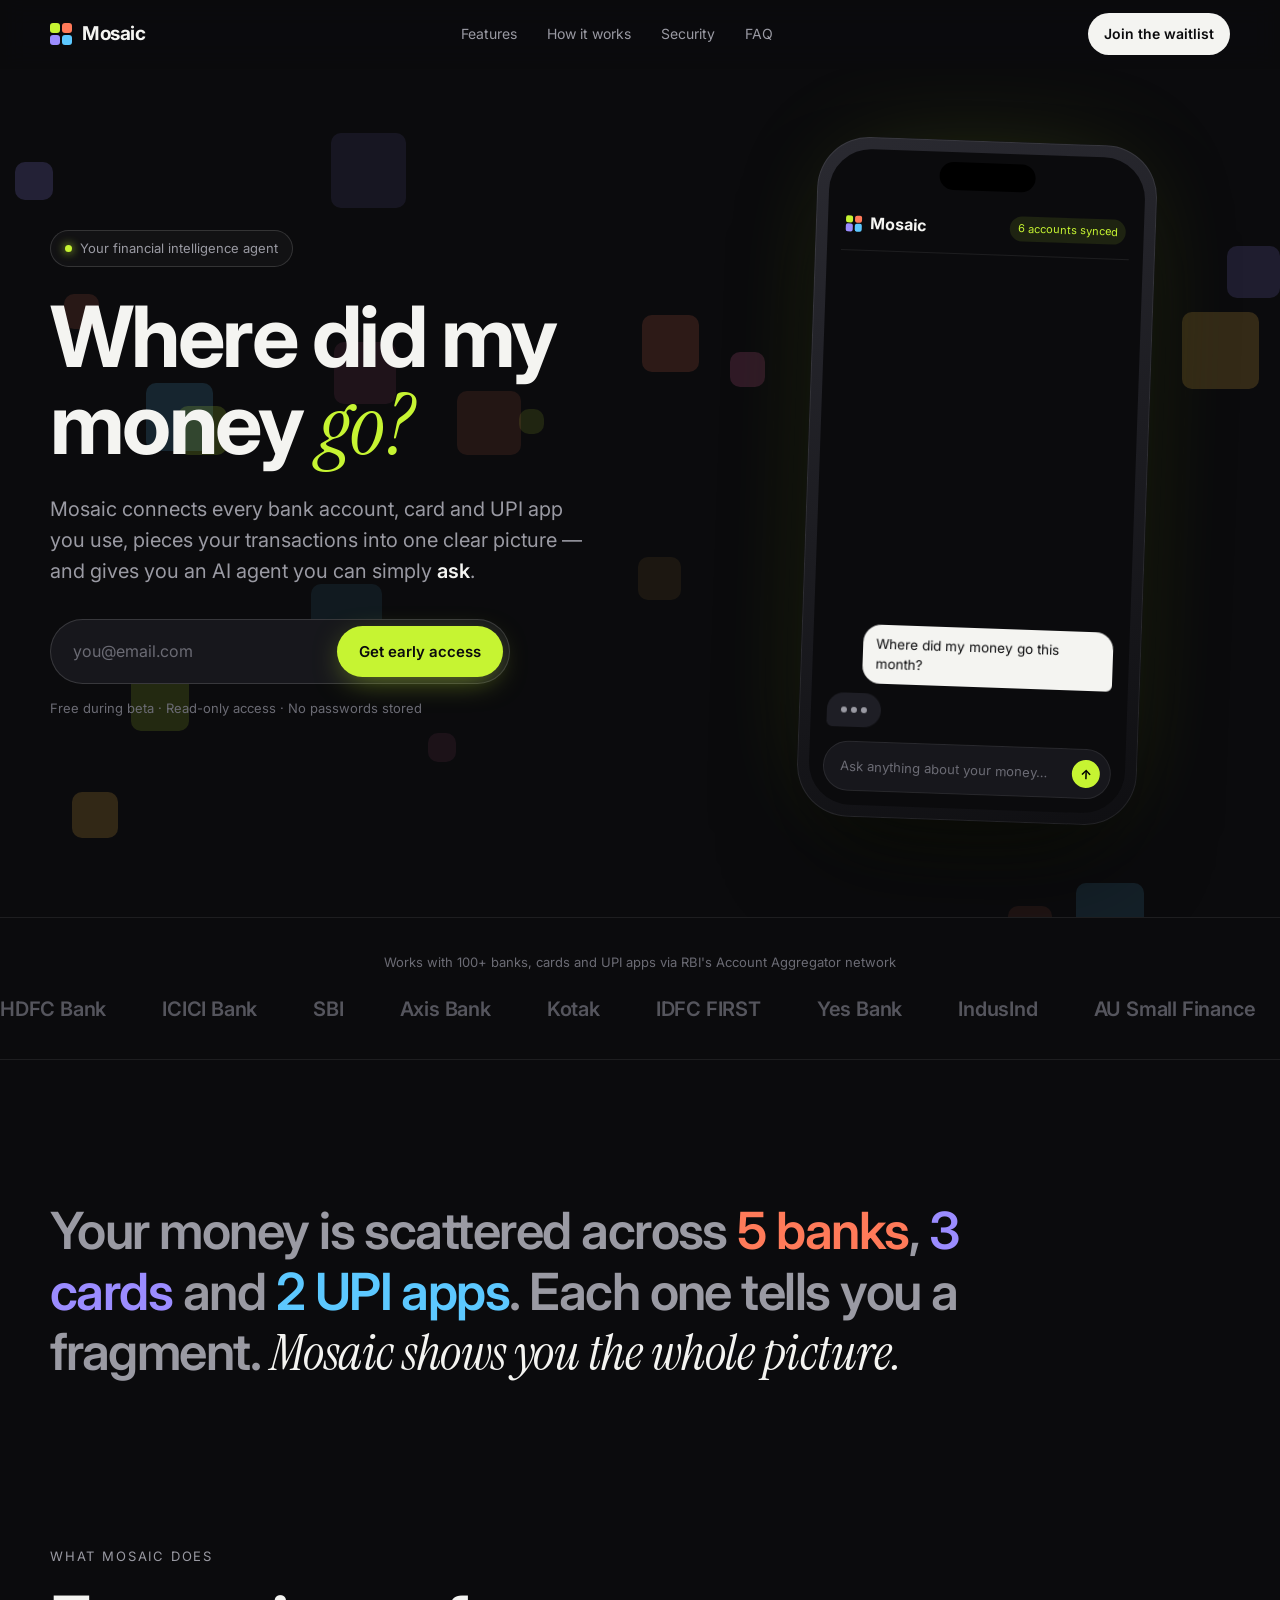
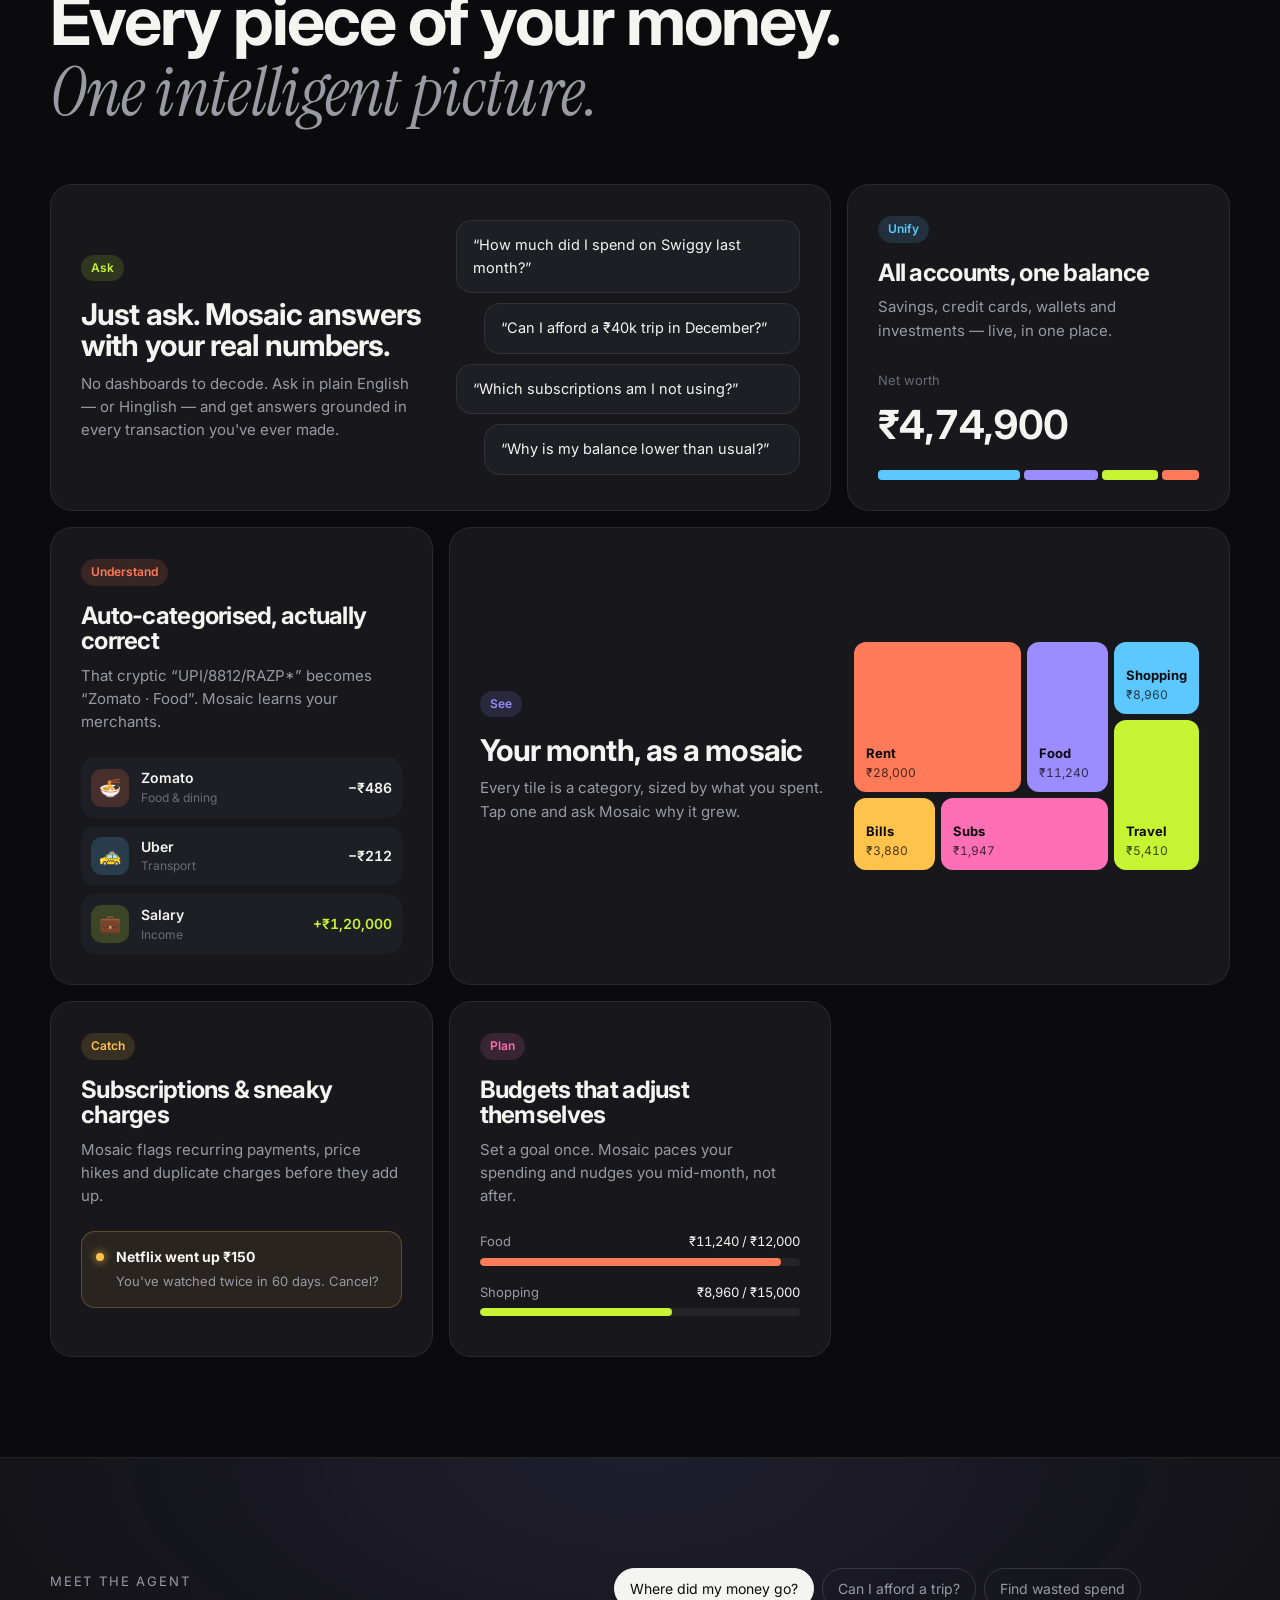
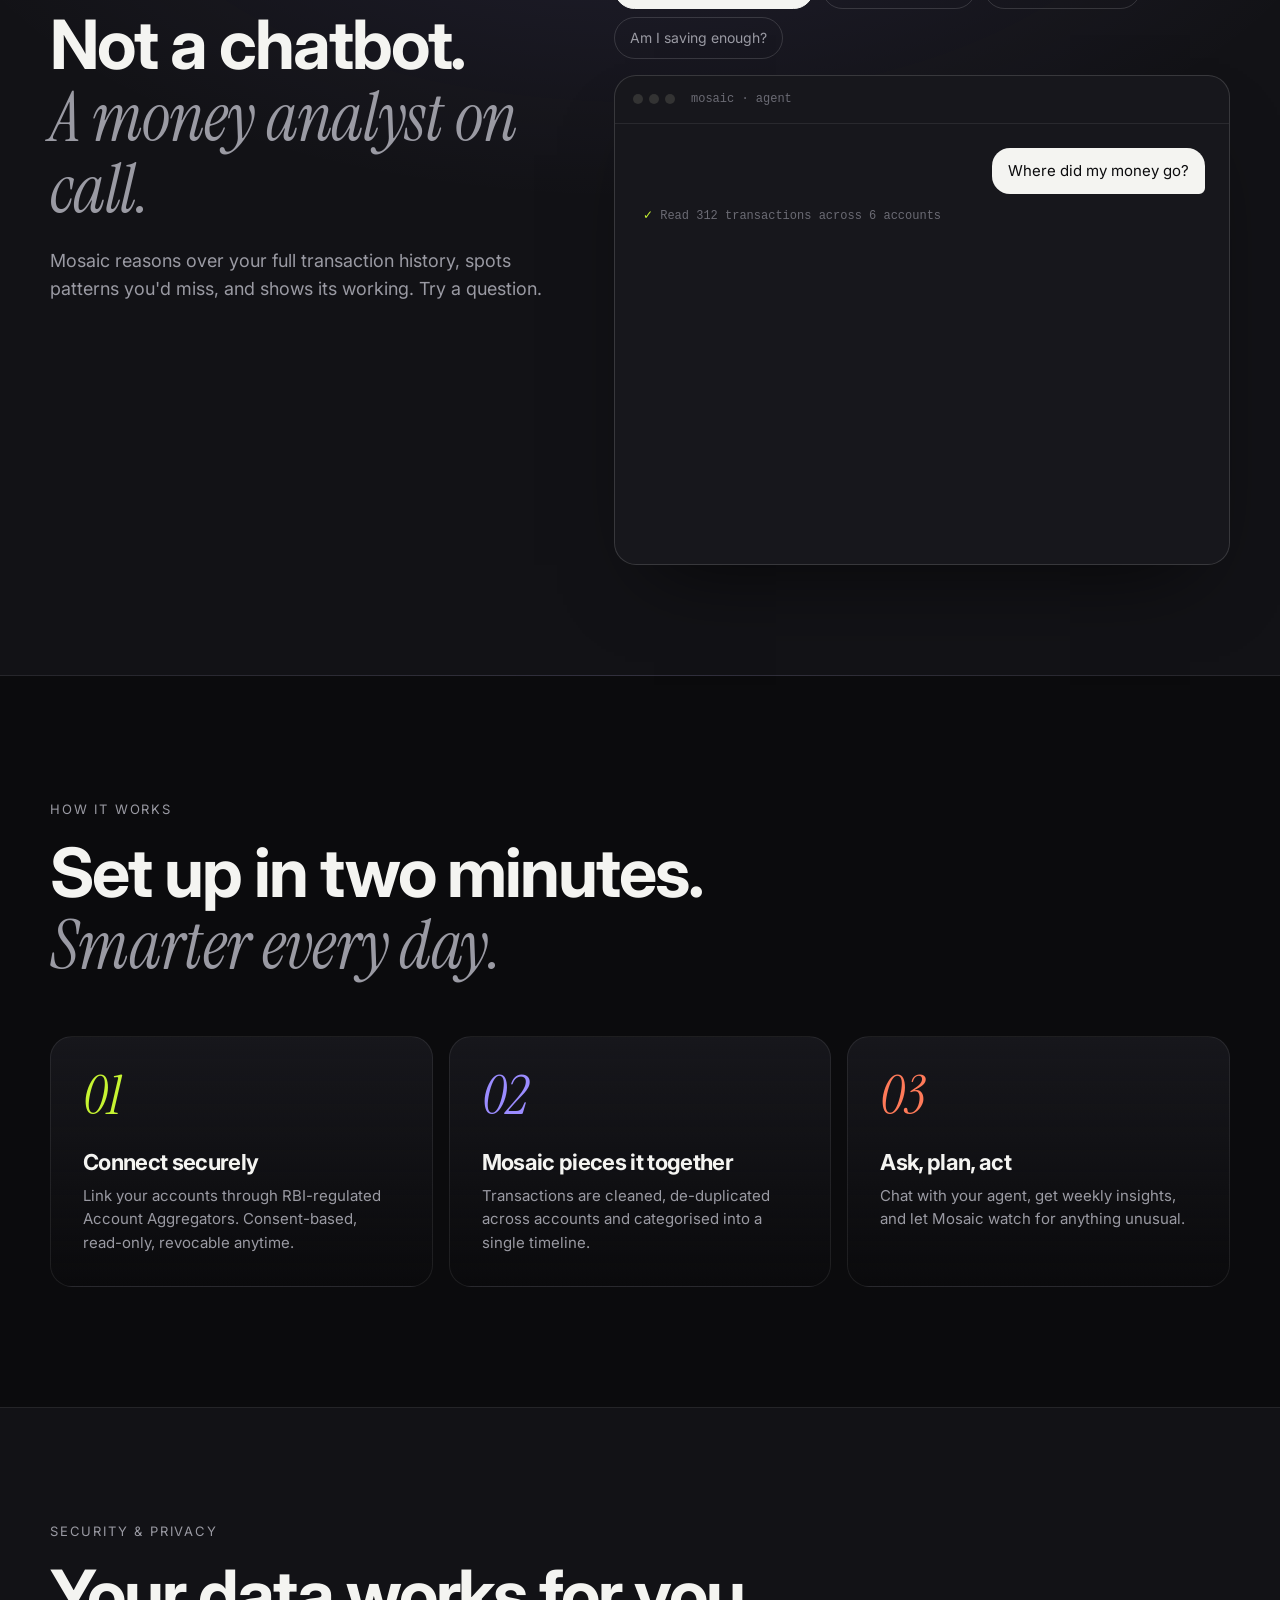
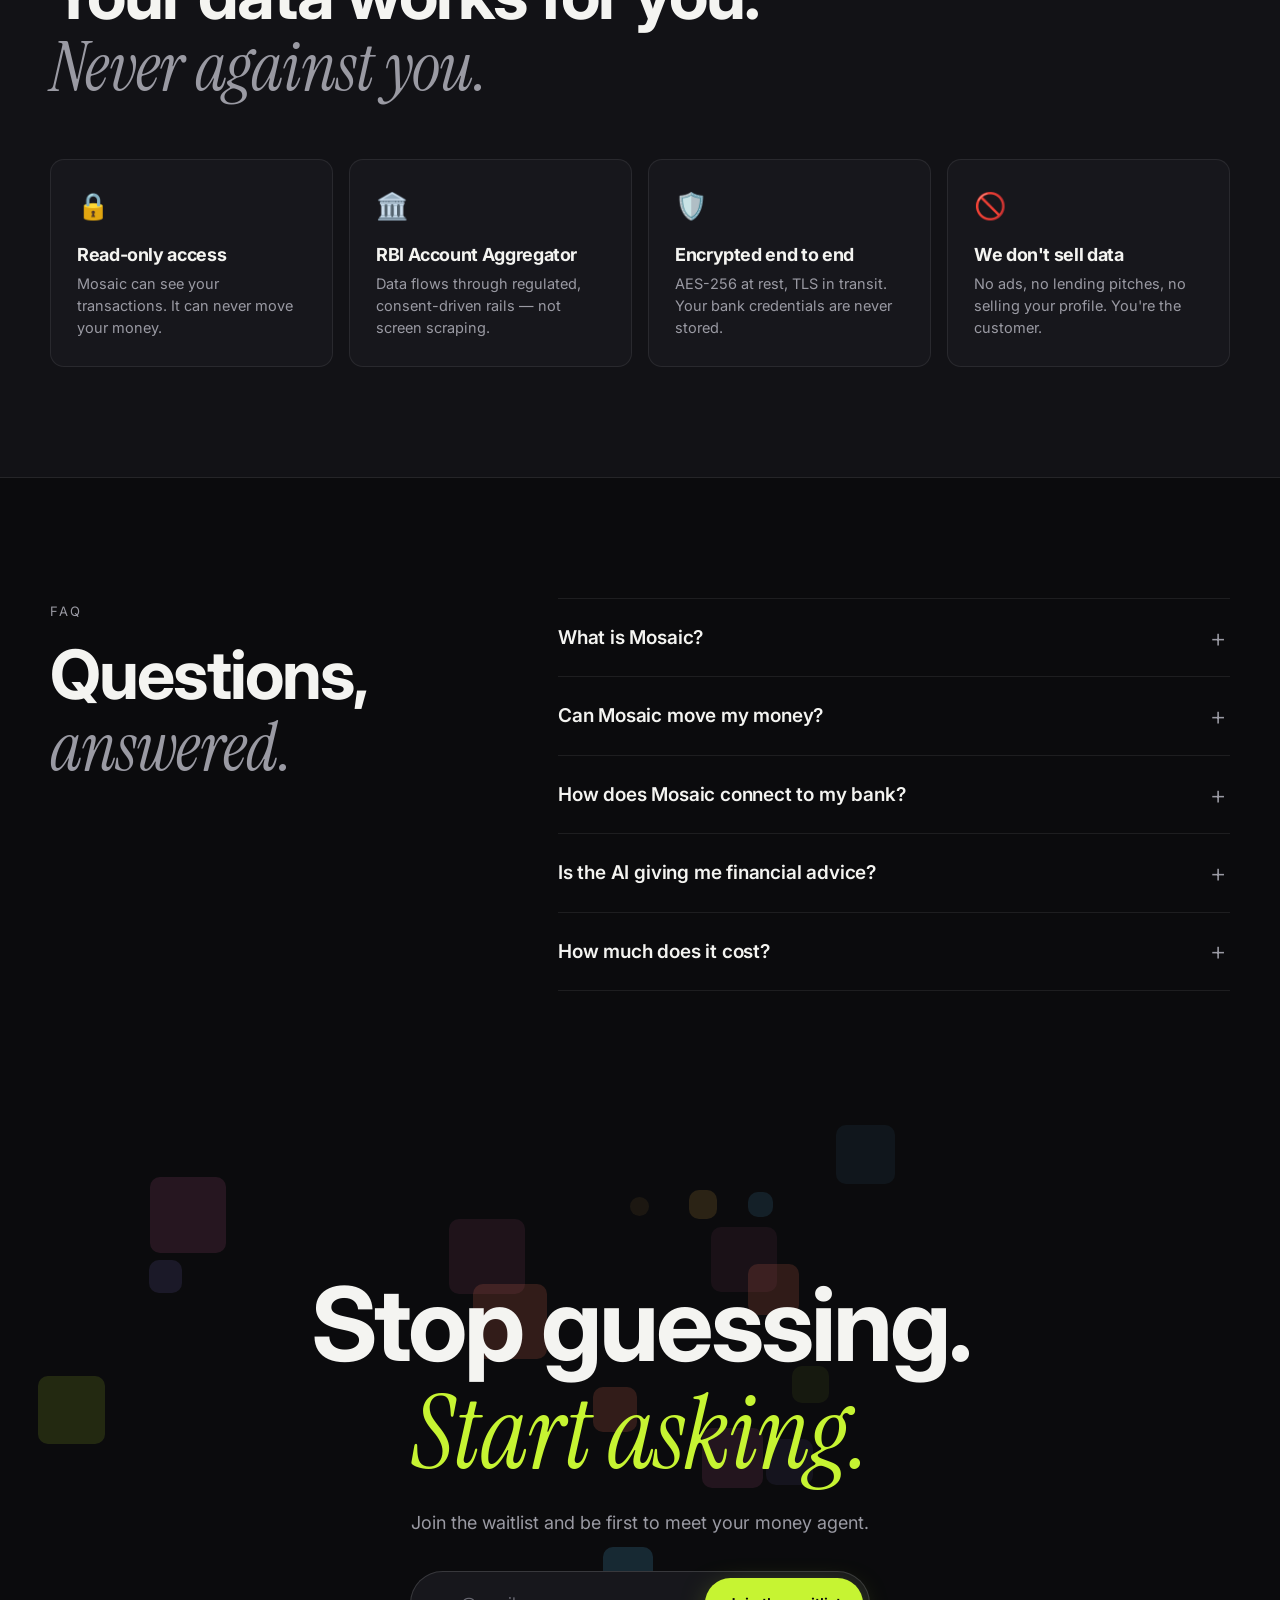
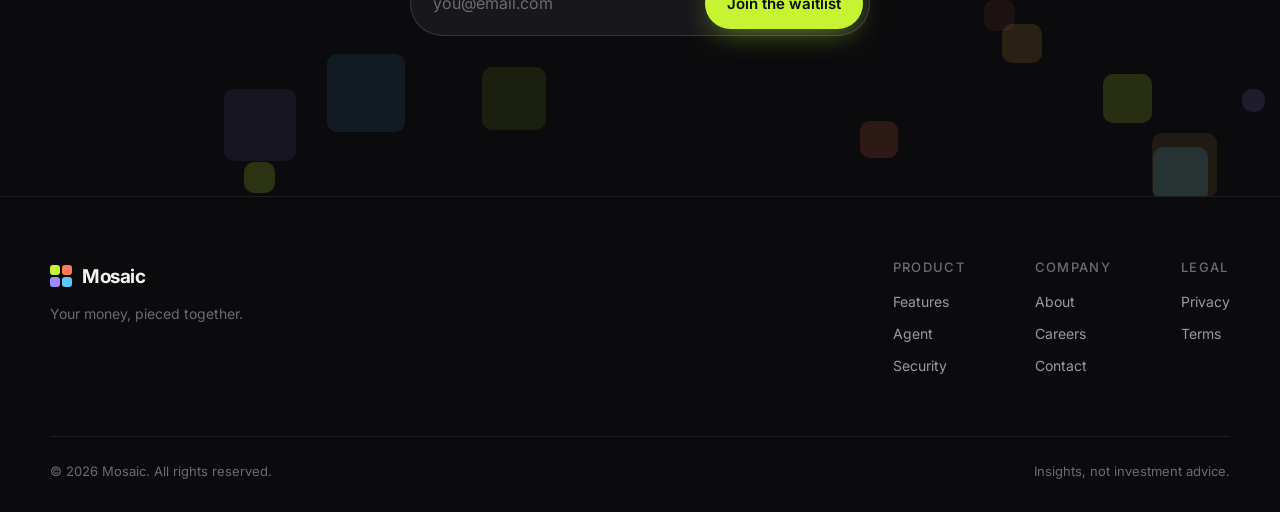
<file: index.html>
<!doctype html>
<html lang="en">
<head>
  <meta charset="utf-8" />
  <meta name="viewport" content="width=device-width, initial-scale=1" />
  <title>Mosaic — Your money, pieced together</title>
  <meta name="description" content="Mosaic is a financial intelligence agent. Connect every account, then just ask: where did my money go?" />
  <meta name="theme-color" content="#0b0b0d" />
  <!-- Send the full page URL (not just the domain) as the referrer, so FormSubmit emails show which page the signup came from. -->
  <meta name="referrer" content="no-referrer-when-downgrade" />
  <link rel="icon" href="assets/favicon.svg" type="image/svg+xml" />
  <link rel="preconnect" href="https://fonts.googleapis.com" />
  <link rel="preconnect" href="https://fonts.gstatic.com" crossorigin />
  <link href="https://fonts.googleapis.com/css2?family=Inter:wght@400;500;600;700;800&family=Instrument+Serif:ital@0;1&display=swap" rel="stylesheet" />
  <link rel="stylesheet" href="styles.css" />
</head>
<body>
  <!-- ============ NAV ============ -->
  <header class="nav" id="top">
    <div class="container nav__inner">
      <a href="#top" class="logo" aria-label="Mosaic home">
        <span class="logo__mark" aria-hidden="true">
          <i></i><i></i><i></i><i></i>
        </span>
        Mosaic
      </a>
      <nav class="nav__links" aria-label="Primary">
        <a href="#features">Features</a>
        <a href="#how">How it works</a>
        <a href="#security">Security</a>
        <a href="#faq">FAQ</a>
      </nav>
      <a href="#waitlist" class="btn btn--light btn--sm">Join the waitlist</a>
    </div>
  </header>

  <main>
    <!-- ============ HERO ============ -->
    <section class="hero">
      <div class="hero__tiles" aria-hidden="true"></div>
      <div class="container hero__inner">
        <div class="hero__copy">
          <span class="pill"><span class="pill__dot"></span> Your financial intelligence agent</span>
          <h1 class="hero__title">
            Where did my<br />money <em>go?</em>
          </h1>
          <p class="hero__sub">
            Mosaic connects every bank account, card and UPI app you use, pieces your
            transactions into one clear picture — and gives you an AI agent you can
            simply <strong>ask</strong>.
          </p>
          <form class="waitlist-inline" data-waitlist="hero">
            <input type="email" name="email" required maxlength="254" placeholder="you@email.com" aria-label="Email address" />
            <input type="text" name="company" class="hp" tabindex="-1" autocomplete="off" aria-hidden="true" />
            <button class="btn btn--accent" type="submit">Get early access</button>
          </form>
          <p class="hero__note">Free during beta · Read-only access · No passwords stored</p>
        </div>

        <!-- Phone mockup with live chat demo -->
        <div class="phone" aria-label="Mosaic app preview">
          <div class="phone__notch"></div>
          <div class="phone__screen">
            <div class="app-top">
              <div class="app-top__title">
                <span class="logo__mark logo__mark--sm" aria-hidden="true"><i></i><i></i><i></i><i></i></span>
                Mosaic
              </div>
              <span class="app-top__badge">6 accounts synced</span>
            </div>
            <div class="chat" id="heroChat" aria-live="polite"></div>
            <div class="chat-input">
              <span id="heroTyping">Ask anything about your money…</span>
              <span class="chat-input__send">↑</span>
            </div>
          </div>
        </div>
      </div>
    </section>

    <!-- ============ BANK MARQUEE ============ -->
    <section class="marquee" aria-label="Supported institutions">
      <p class="marquee__label">Works with 100+ banks, cards and UPI apps via RBI's Account Aggregator network</p>
      <div class="marquee__track">
        <div class="marquee__row">
          <span>HDFC Bank</span><span>ICICI Bank</span><span>SBI</span><span>Axis Bank</span><span>Kotak</span>
          <span>IDFC FIRST</span><span>Yes Bank</span><span>IndusInd</span><span>AU Small Finance</span><span>Federal Bank</span>
          <span>Google Pay</span><span>PhonePe</span><span>Paytm</span><span>Zerodha</span><span>Groww</span>
        </div>
        <div class="marquee__row" aria-hidden="true">
          <span>HDFC Bank</span><span>ICICI Bank</span><span>SBI</span><span>Axis Bank</span><span>Kotak</span>
          <span>IDFC FIRST</span><span>Yes Bank</span><span>IndusInd</span><span>AU Small Finance</span><span>Federal Bank</span>
          <span>Google Pay</span><span>PhonePe</span><span>Paytm</span><span>Zerodha</span><span>Groww</span>
        </div>
      </div>
    </section>

    <!-- ============ STATEMENT ============ -->
    <section class="statement container">
      <p class="reveal">
        Your money is scattered across <span class="hl hl--coral">5 banks</span>,
        <span class="hl hl--violet">3 cards</span> and <span class="hl hl--sky">2 UPI apps</span>.
        Each one tells you a fragment. <em>Mosaic shows you the whole picture.</em>
      </p>
    </section>

    <!-- ============ FEATURES (bento) ============ -->
    <section class="features container" id="features">
      <div class="section-head reveal">
        <span class="eyebrow">What Mosaic does</span>
        <h2>Every piece of your money.<br /><em>One intelligent picture.</em></h2>
      </div>

      <div class="bento">
        <!-- Ask -->
        <article class="card card--lg card--ask reveal">
          <div class="card__text">
            <span class="tag tag--lime">Ask</span>
            <h3>Just ask. Mosaic answers with your real numbers.</h3>
            <p>No dashboards to decode. Ask in plain English — or Hinglish — and get answers grounded in every transaction you've ever made.</p>
          </div>
          <ul class="prompts">
            <li>“How much did I spend on Swiggy last month?”</li>
            <li>“Can I afford a ₹40k trip in December?”</li>
            <li>“Which subscriptions am I not using?”</li>
            <li>“Why is my balance lower than usual?”</li>
          </ul>
        </article>

        <!-- Unified view -->
        <article class="card card--unify reveal">
          <span class="tag tag--sky">Unify</span>
          <h3>All accounts, one balance</h3>
          <p>Savings, credit cards, wallets and investments — live, in one place.</p>
          <div class="balance">
            <span class="balance__label">Net worth</span>
            <span class="balance__value" data-count="482360">₹0</span>
            <div class="balance__bar">
              <i style="--w:46%;--c:var(--sky)"></i>
              <i style="--w:24%;--c:var(--violet)"></i>
              <i style="--w:18%;--c:var(--lime)"></i>
              <i style="--w:12%;--c:var(--coral)"></i>
            </div>
          </div>
        </article>

        <!-- Categorize -->
        <article class="card card--cat reveal">
          <span class="tag tag--coral">Understand</span>
          <h3>Auto-categorised, actually correct</h3>
          <p>That cryptic “UPI/8812/RAZP*” becomes “Zomato · Food”. Mosaic learns your merchants.</p>
          <div class="txn-list">
            <div class="txn"><span class="txn__icon" style="--c:var(--coral)">🍜</span><span class="txn__name">Zomato<small>Food & dining</small></span><span class="txn__amt">−₹486</span></div>
            <div class="txn"><span class="txn__icon" style="--c:var(--sky)">🚕</span><span class="txn__name">Uber<small>Transport</small></span><span class="txn__amt">−₹212</span></div>
            <div class="txn"><span class="txn__icon" style="--c:var(--lime)">💼</span><span class="txn__name">Salary<small>Income</small></span><span class="txn__amt txn__amt--in">+₹1,20,000</span></div>
          </div>
        </article>

        <!-- Mosaic breakdown -->
        <article class="card card--lg card--mosaic reveal">
          <div class="card__text">
            <span class="tag tag--violet">See</span>
            <h3>Your month, as a mosaic</h3>
            <p>Every tile is a category, sized by what you spent. Tap one and ask Mosaic why it grew.</p>
          </div>
          <div class="mosaic-grid" aria-label="Spending by category for September">
            <div class="tile" style="--c:var(--coral);grid-area:a"><b>Rent</b><span>₹28,000</span></div>
            <div class="tile" style="--c:var(--violet);grid-area:b"><b>Food</b><span>₹11,240</span></div>
            <div class="tile" style="--c:var(--sky);grid-area:c"><b>Shopping</b><span>₹8,960</span></div>
            <div class="tile" style="--c:var(--lime);grid-area:d"><b>Travel</b><span>₹5,410</span></div>
            <div class="tile" style="--c:var(--amber);grid-area:e"><b>Bills</b><span>₹3,880</span></div>
            <div class="tile" style="--c:var(--pink);grid-area:f"><b>Subs</b><span>₹1,947</span></div>
          </div>
        </article>

        <!-- Subscriptions -->
        <article class="card reveal">
          <span class="tag tag--amber">Catch</span>
          <h3>Subscriptions & sneaky charges</h3>
          <p>Mosaic flags recurring payments, price hikes and duplicate charges before they add up.</p>
          <div class="alert">
            <span class="alert__dot"></span>
            <div><b>Netflix went up ₹150</b><small>You've watched twice in 60 days. Cancel?</small></div>
          </div>
        </article>

        <!-- Plan -->
        <article class="card reveal">
          <span class="tag tag--pink">Plan</span>
          <h3>Budgets that adjust themselves</h3>
          <p>Set a goal once. Mosaic paces your spending and nudges you mid-month, not after.</p>
          <div class="meter">
            <div class="meter__row"><span>Food</span><span>₹11,240 / ₹12,000</span></div>
            <div class="meter__bar"><i style="--w:94%;--c:var(--coral)"></i></div>
            <div class="meter__row"><span>Shopping</span><span>₹8,960 / ₹15,000</span></div>
            <div class="meter__bar"><i style="--w:60%;--c:var(--lime)"></i></div>
          </div>
        </article>
      </div>
    </section>

    <!-- ============ AGENT DEMO ============ -->
    <section class="agent" id="agent">
      <div class="container agent__inner">
        <div class="section-head reveal">
          <span class="eyebrow">Meet the agent</span>
          <h2>Not a chatbot.<br /><em>A money analyst on call.</em></h2>
          <p class="section-sub">Mosaic reasons over your full transaction history, spots patterns you'd miss, and shows its working. Try a question.</p>
        </div>

        <div class="demo reveal">
          <div class="demo__chips" role="tablist" aria-label="Example questions">
            <button class="chip is-active" data-q="0">Where did my money go?</button>
            <button class="chip" data-q="1">Can I afford a trip?</button>
            <button class="chip" data-q="2">Find wasted spend</button>
            <button class="chip" data-q="3">Am I saving enough?</button>
          </div>
          <div class="demo__window">
            <div class="demo__bar"><i></i><i></i><i></i><span>mosaic · agent</span></div>
            <div class="demo__body" id="demoBody" aria-live="polite"></div>
          </div>
        </div>
      </div>
    </section>

    <!-- ============ HOW IT WORKS ============ -->
    <section class="how container" id="how">
      <div class="section-head reveal">
        <span class="eyebrow">How it works</span>
        <h2>Set up in two minutes.<br /><em>Smarter every day.</em></h2>
      </div>
      <ol class="steps">
        <li class="step reveal">
          <span class="step__num">01</span>
          <h3>Connect securely</h3>
          <p>Link your accounts through RBI-regulated Account Aggregators. Consent-based, read-only, revocable anytime.</p>
        </li>
        <li class="step reveal">
          <span class="step__num">02</span>
          <h3>Mosaic pieces it together</h3>
          <p>Transactions are cleaned, de-duplicated across accounts and categorised into a single timeline.</p>
        </li>
        <li class="step reveal">
          <span class="step__num">03</span>
          <h3>Ask, plan, act</h3>
          <p>Chat with your agent, get weekly insights, and let Mosaic watch for anything unusual.</p>
        </li>
      </ol>
    </section>

    <!-- ============ SECURITY ============ -->
    <section class="security" id="security">
      <div class="container security__inner">
        <div class="section-head reveal">
          <span class="eyebrow">Security & privacy</span>
          <h2>Your data works for you.<br /><em>Never against you.</em></h2>
        </div>
        <div class="sec-grid">
          <div class="sec reveal"><span class="sec__icon">🔒</span><h3>Read-only access</h3><p>Mosaic can see your transactions. It can never move your money.</p></div>
          <div class="sec reveal"><span class="sec__icon">🏛️</span><h3>RBI Account Aggregator</h3><p>Data flows through regulated, consent-driven rails — not screen scraping.</p></div>
          <div class="sec reveal"><span class="sec__icon">🛡️</span><h3>Encrypted end to end</h3><p>AES-256 at rest, TLS in transit. Your bank credentials are never stored.</p></div>
          <div class="sec reveal"><span class="sec__icon">🚫</span><h3>We don't sell data</h3><p>No ads, no lending pitches, no selling your profile. You're the customer.</p></div>
        </div>
      </div>
    </section>

    <!-- ============ FAQ ============ -->
    <section class="faq container" id="faq">
      <div class="section-head reveal">
        <span class="eyebrow">FAQ</span>
        <h2>Questions, <em>answered.</em></h2>
      </div>
      <div class="faq__list">
        <details class="reveal">
          <summary>What is Mosaic?</summary>
          <p>Mosaic is a financial intelligence agent. It brings all your bank accounts, cards and UPI apps into one place and lets you ask questions about your money in plain language — like talking to a personal analyst who has read every statement you've ever had.</p>
        </details>
        <details class="reveal">
          <summary>Can Mosaic move my money?</summary>
          <p>No. Mosaic only has read-only access to your financial data. It can analyse, explain and alert — it cannot make payments or transfers.</p>
        </details>
        <details class="reveal">
          <summary>How does Mosaic connect to my bank?</summary>
          <p>Through RBI's Account Aggregator framework. You give explicit, time-bound consent for each account, and you can revoke it at any time from the app.</p>
        </details>
        <details class="reveal">
          <summary>Is the AI giving me financial advice?</summary>
          <p>Mosaic gives you insights based on your own data — spending patterns, affordability checks, savings pace. It isn't a registered investment advisor and won't recommend specific securities.</p>
        </details>
        <details class="reveal">
          <summary>How much does it cost?</summary>
          <p>Mosaic is free during the beta. Early waitlist members will get founding-member pricing when paid plans launch.</p>
        </details>
      </div>
    </section>

    <!-- ============ CTA ============ -->
    <section class="cta" id="waitlist">
      <div class="cta__tiles" aria-hidden="true"></div>
      <div class="container cta__inner reveal">
        <h2>Stop guessing.<br /><em>Start asking.</em></h2>
        <p>Join the waitlist and be first to meet your money agent.</p>
        <form class="waitlist-inline waitlist-inline--center" data-waitlist="footer-cta">
          <input type="email" name="email" required maxlength="254" placeholder="you@email.com" aria-label="Email address" />
          <input type="text" name="company" class="hp" tabindex="-1" autocomplete="off" aria-hidden="true" />
          <button class="btn btn--accent" type="submit">Join the waitlist</button>
        </form>
      </div>
    </section>
  </main>

  <!-- ============ FOOTER ============ -->
  <footer class="footer">
    <div class="container footer__inner">
      <div>
        <a href="#top" class="logo"><span class="logo__mark" aria-hidden="true"><i></i><i></i><i></i><i></i></span>Mosaic</a>
        <p class="footer__tag">Your money, pieced together.</p>
      </div>
      <div class="footer__cols">
        <div><h4>Product</h4><a href="#features">Features</a><a href="#agent">Agent</a><a href="#security">Security</a></div>
        <div><h4>Company</h4><a href="#">About</a><a href="#">Careers</a><a href="#">Contact</a></div>
        <div><h4>Legal</h4><a href="#">Privacy</a><a href="#">Terms</a></div>
      </div>
    </div>
    <div class="container footer__base">
      <span>© <span id="year"></span> Mosaic. All rights reserved.</span>
      <span>Insights, not investment advice.</span>
    </div>
  </footer>

  <div class="toast" id="toast" role="status" aria-live="polite"></div>
  <script src="app.js"></script>
</body>
</html>
</file>
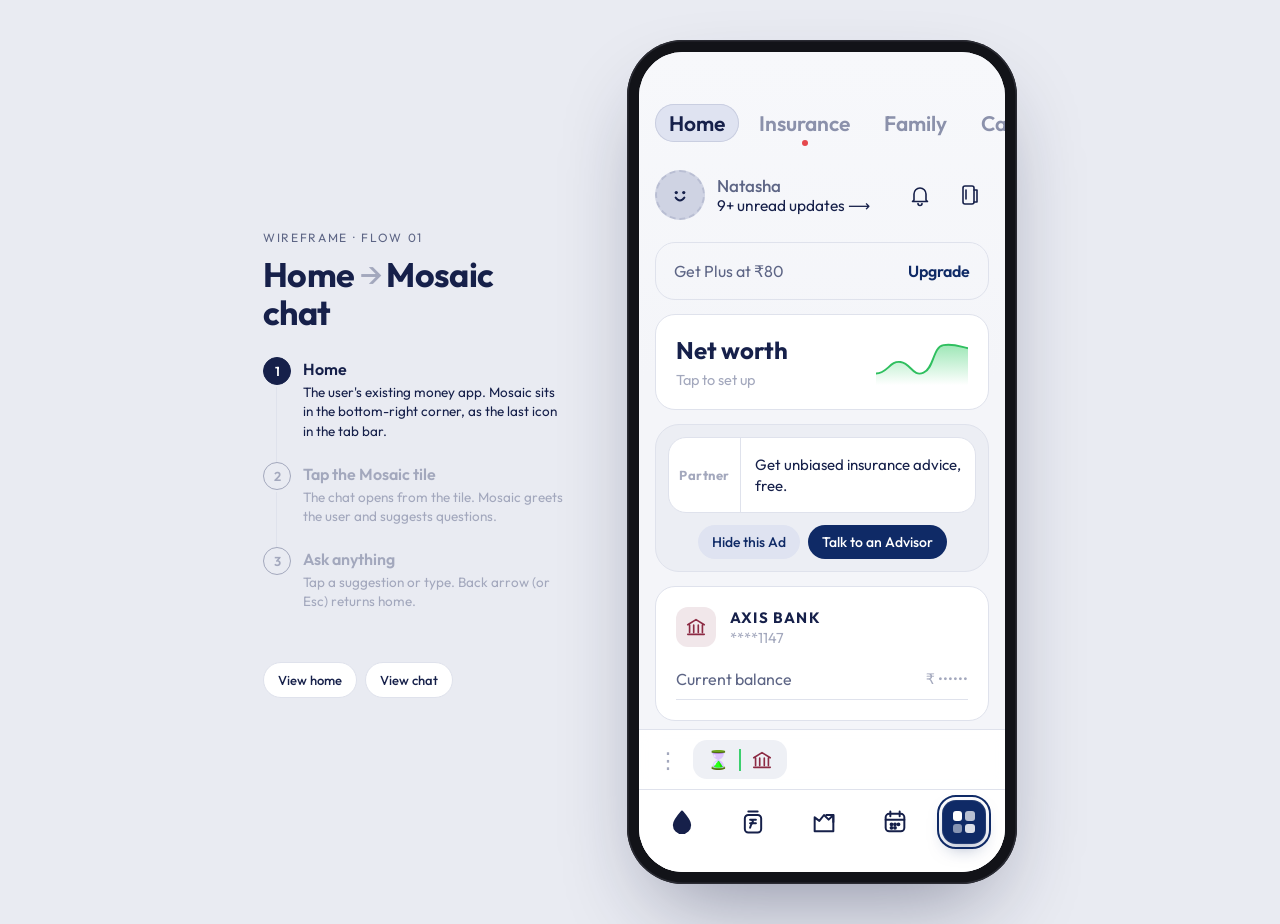
<file: wireframes/index.html>
<!doctype html>
<html lang="en">
<head>
  <meta charset="utf-8" />
  <meta name="viewport" content="width=device-width, initial-scale=1, viewport-fit=cover" />
  <title>Mosaic Wireframes — Home → Chat</title>
  <meta name="description" content="Wireframe flow: the money app home screen with the Mosaic entry point, opening the Mosaic chat." />
  <meta name="theme-color" content="#e9ebf2" />
  <link rel="icon" href="../assets/favicon.svg" type="image/svg+xml" />
  <link rel="preconnect" href="https://fonts.googleapis.com" />
  <link rel="preconnect" href="https://fonts.gstatic.com" crossorigin />
  <link href="https://fonts.googleapis.com/css2?family=Outfit:wght@400;500;600;700&family=Inter:wght@400;500;600;700&family=Instrument+Serif:ital@0;1&display=swap" rel="stylesheet" />
  <link rel="stylesheet" href="wireframes.css" />
</head>
<body>
  <div class="stage">
    <!-- Flow notes (hidden on phones, where the prototype goes full screen) -->
    <aside class="notes">
      <span class="notes__eyebrow">Wireframe · Flow 01</span>
      <h1>Home <span>→</span> Mosaic chat</h1>
      <ol class="flow" id="flowSteps">
        <li class="is-current" data-step="home">
          <b>Home</b>
          <small>The user's existing money app. Mosaic sits in the bottom-right corner, as the last icon in the tab bar.</small>
        </li>
        <li data-step="chat">
          <b>Tap the Mosaic tile</b>
          <small>The chat opens from the tile. Mosaic greets the user and suggests questions.</small>
        </li>
        <li data-step="answer">
          <b>Ask anything</b>
          <small>Tap a suggestion or type. Back arrow (or Esc) returns home.</small>
        </li>
      </ol>
      <div class="notes__actions">
        <button class="notes__btn" data-go="home">View home</button>
        <button class="notes__btn" data-go="chat">View chat</button>
      </div>
    </aside>

    <!-- ================= PHONE ================= -->
    <div class="device">
      <div class="device__screen">

        <!-- ========== SCREEN 1: HOME ========== -->
        <section class="home" id="home" aria-label="Home">
          <nav class="tabs" aria-label="Sections">
            <a class="tab is-active" href="#">Home</a>
            <a class="tab tab--dot" href="#">Insurance</a>
            <a class="tab" href="#">Family</a>
            <a class="tab" href="#">Cards</a>
          </nav>

          <div class="home__scroll">
            <header class="profile">
              <div class="avatar" aria-hidden="true">
                <svg viewBox="0 0 24 24"><circle cx="9" cy="10" r="1.3"/><circle cx="15" cy="10" r="1.3"/><path d="M8.5 14c1 1.6 2.2 2.3 3.5 2.3s2.5-.7 3.5-2.3" fill="none" stroke="currentColor" stroke-width="1.6" stroke-linecap="round"/></svg>
              </div>
              <div class="profile__text">
                <span class="profile__name">Natasha</span>
                <a class="profile__updates" href="#">9+ unread updates <span aria-hidden="true">⟶</span></a>
              </div>
              <button class="icon-btn" aria-label="Notifications">
                <svg viewBox="0 0 24 24"><path d="M6 17V11a6 6 0 1 1 12 0v6l1.5 1.5h-15L6 17Z"/><path d="M10 20.5a2 2 0 0 0 4 0"/></svg>
              </button>
              <button class="icon-btn" aria-label="Notes">
                <svg viewBox="0 0 24 24"><rect x="5" y="3" width="11" height="18" rx="2"/><path d="M8 7v9M16 7h3v12h-3"/></svg>
              </button>
            </header>

            <div class="card card--row">
              <span class="muted">Get Plus at ₹80</span>
              <a class="link-strong" href="#">Upgrade</a>
            </div>

            <div class="card card--networth">
              <div>
                <h2>Net worth</h2>
                <span class="faint">Tap to set up</span>
              </div>
              <svg class="spark" viewBox="0 0 120 60" aria-hidden="true">
                <defs><linearGradient id="g" x1="0" y1="0" x2="0" y2="1"><stop offset="0" stop-color="#3ccf6e" stop-opacity=".5"/><stop offset="1" stop-color="#3ccf6e" stop-opacity="0"/></linearGradient></defs>
                <path d="M0 45 C15 45 18 28 32 30 S48 50 62 44 S74 10 88 8 S110 10 120 12 V60 H0Z" fill="url(#g)"/>
                <path d="M0 45 C15 45 18 28 32 30 S48 50 62 44 S74 10 88 8 S110 10 120 12" fill="none" stroke="#2fbf5f" stroke-width="2.5"/>
              </svg>
            </div>

            <div class="ad">
              <div class="ad__inner">
                <div class="ad__logo">Partner</div>
                <p>Get unbiased insurance advice, free.</p>
              </div>
              <div class="ad__actions">
                <button class="pill-btn pill-btn--soft">Hide this Ad</button>
                <button class="pill-btn pill-btn--solid">Talk to an Advisor</button>
              </div>
            </div>

            <div class="card card--bank">
              <div class="bank">
                <span class="bank__logo" aria-hidden="true">
                  <svg viewBox="0 0 24 24"><path d="M3 9.5 12 4l9 5.5M5 10v8M9.5 10v8M14.5 10v8M19 10v8M3 20h18"/></svg>
                </span>
                <div>
                  <b>AXIS BANK</b>
                  <span class="faint">****1147</span>
                </div>
              </div>
              <div class="balance-row">
                <span>Current balance</span>
                <span class="faint">₹ ••••••</span>
              </div>
            </div>
            <div class="spacer"></div>
          </div>

          <!-- Bottom strip (as in the original app) -->
          <div class="dock">
            <span class="dock__more" aria-hidden="true">⋮</span>
            <div class="dock__pill" aria-hidden="true">
              <span class="hourglass">⌛</span>
              <span class="dock__divider"></span>
              <span class="dock__bank">
                <svg viewBox="0 0 24 24"><path d="M3 9.5 12 4l9 5.5M5 10v8M9.5 10v8M14.5 10v8M19 10v8M3 20h18"/></svg>
              </span>
            </div>
          </div>

          <nav class="tabbar" aria-label="Main">
            <a href="#" class="is-active" aria-label="Home"><svg viewBox="0 0 24 24"><path d="M12 3c4 4.5 7 8 7 11.5A7 7 0 0 1 5 14.5C5 11 8 7.5 12 3Z"/></svg></a>
            <a href="#" aria-label="Spends"><svg viewBox="0 0 24 24"><rect x="5" y="6" width="14" height="15" rx="3"/><path d="M8 3h8M9.5 10h5M9.5 13h5M12 13c-1.5 0-2.5 4-2.5 4M10 10c2.5 0 2.5 3 0 3"/></svg></a>
            <a href="#" aria-label="Investments"><svg viewBox="0 0 24 24"><path d="M4 20V8l4 3 4-5 4 4 4-4v14Z"/><path d="M14 6h6v6"/></svg></a>
            <a href="#" aria-label="Calendar"><svg viewBox="0 0 24 24"><rect x="4" y="5" width="16" height="15" rx="3"/><path d="M8 3v4M16 3v4M4 10h16"/><circle cx="9" cy="14" r=".8"/><circle cx="12" cy="14" r=".8"/><circle cx="15" cy="14" r=".8"/><circle cx="9" cy="17" r=".8"/><circle cx="12" cy="17" r=".8"/></svg></a>
            <!-- Mosaic entry point: right end of the tab bar -->
            <button class="mosaic-fab" id="openMosaic" aria-label="Open Mosaic chat">
              <span class="mosaic-fab__ring" aria-hidden="true"></span>
              <span class="logo-mark" aria-hidden="true"><i></i><i></i><i></i><i></i></span>
            </button>
          </nav>
        </section>

        <!-- ========== SCREEN 2: MOSAIC CHAT ========== -->
        <section class="chat-screen" id="chat" aria-label="Mosaic chat" aria-hidden="true">
          <header class="chat-top">
            <button class="chat-top__back" id="closeMosaic" aria-label="Back to home">
              <svg viewBox="0 0 24 24"><path d="M15 5l-7 7 7 7"/></svg>
            </button>
            <div class="chat-top__title">
              <span class="logo-mark logo-mark--sm" aria-hidden="true"><i></i><i></i><i></i><i></i></span>
              Mosaic
            </div>
            <span class="chat-top__badge">6 accounts synced</span>
          </header>

          <div class="chat-body" id="chatBody" aria-live="polite">
            <div class="welcome">
              <span class="logo-mark logo-mark--lg" aria-hidden="true"><i></i><i></i><i></i><i></i></span>
              <h2>Hi Natasha, <em>ask me anything.</em></h2>
              <p>I can see your 6 accounts, cards and UPI apps. Try one of these:</p>
            </div>
          </div>

          <div class="suggestions" id="suggestions">
            <button class="chip">Where did my money go?</button>
            <button class="chip">Can I afford a ₹40k trip?</button>
            <button class="chip">Find wasted spend</button>
            <button class="chip">Am I saving enough?</button>
          </div>

          <form class="composer" id="composer" autocomplete="off">
            <input id="composerInput" type="text" placeholder="Ask anything about your money…" aria-label="Message Mosaic" />
            <button type="submit" aria-label="Send">↑</button>
          </form>
        </section>
      </div>
    </div>
  </div>

  <script src="wireframes.js"></script>
</body>
</html>
</file>
<file: styles.css>
/* =========================================================
   Mosaic — landing page styles
   Palette: near-black canvas + five "tile" accents
   ========================================================= */
:root {
  --bg: #0b0b0d;
  --bg-2: #121216;
  --surface: #17171c;
  --surface-2: #1e1e25;
  --line: rgba(255, 255, 255, 0.08);
  --line-2: rgba(255, 255, 255, 0.14);
  --text: #f4f4f1;
  --muted: #9a9aa3;
  --dim: #6b6b74;

  --lime: #c6f432;
  --coral: #ff7a59;
  --violet: #9b8cff;
  --sky: #5cc8ff;
  --amber: #ffc24b;
  --pink: #ff6fb5;

  --radius: 22px;
  --radius-sm: 14px;
  --sans: "Inter", system-ui, -apple-system, "Segoe UI", sans-serif;
  --serif: "Instrument Serif", Georgia, serif;
  --ease: cubic-bezier(0.2, 0.7, 0.2, 1);
}

*,
*::before,
*::after { box-sizing: border-box; }

html { scroll-behavior: smooth; }

body {
  margin: 0;
  background: var(--bg);
  color: var(--text);
  font-family: var(--sans);
  font-size: 16px;
  line-height: 1.55;
  -webkit-font-smoothing: antialiased;
  overflow-x: hidden;
}

a { color: inherit; text-decoration: none; }
img, svg { display: block; max-width: 100%; }
button { font: inherit; cursor: pointer; }

h1, h2, h3 { margin: 0; letter-spacing: -0.03em; line-height: 1.04; font-weight: 700; }
em { font-family: var(--serif); font-style: italic; font-weight: 400; letter-spacing: -0.01em; }

.container { width: min(1180px, 100% - 32px); margin-inline: auto; }

/* ---------- Buttons ---------- */
.btn {
  display: inline-flex;
  align-items: center;
  justify-content: center;
  gap: 8px;
  border: 0;
  border-radius: 999px;
  padding: 14px 22px;
  font-weight: 600;
  font-size: 15px;
  transition: transform 0.2s var(--ease), background 0.2s, box-shadow 0.2s;
  white-space: nowrap;
}
.btn:hover { transform: translateY(-1px); }
.btn:active { transform: translateY(0); }
.btn--sm { padding: 10px 16px; font-size: 14px; }
.btn--light { background: var(--text); color: var(--bg); }
.btn--accent { background: var(--lime); color: #0b0b0d; box-shadow: 0 8px 30px -8px rgba(198, 244, 50, 0.55); }
.btn--accent:hover { box-shadow: 0 10px 40px -6px rgba(198, 244, 50, 0.7); }

/* ---------- Logo ---------- */
.logo { display: inline-flex; align-items: center; gap: 10px; font-weight: 700; font-size: 19px; letter-spacing: -0.02em; }
.logo__mark { display: grid; grid-template-columns: 1fr 1fr; gap: 2px; width: 22px; height: 22px; }
.logo__mark i { border-radius: 3px; }
.logo__mark i:nth-child(1) { background: var(--lime); }
.logo__mark i:nth-child(2) { background: var(--coral); }
.logo__mark i:nth-child(3) { background: var(--violet); }
.logo__mark i:nth-child(4) { background: var(--sky); }
.logo__mark--sm { width: 16px; height: 16px; gap: 1.5px; }
.logo__mark--sm i { border-radius: 2px; }

/* ---------- Nav ---------- */
.nav {
  position: sticky;
  top: 0;
  z-index: 50;
  backdrop-filter: blur(14px) saturate(140%);
  -webkit-backdrop-filter: blur(14px) saturate(140%);
  background: rgba(11, 11, 13, 0.7);
  border-bottom: 1px solid transparent;
  transition: border-color 0.3s;
}
.nav.is-scrolled { border-bottom-color: var(--line); }
.nav__inner { display: flex; align-items: center; justify-content: space-between; height: 68px; gap: 20px; }
.nav__links { display: flex; gap: 30px; font-size: 14px; color: var(--muted); }
.nav__links a:hover { color: var(--text); }

/* ---------- Pills, tags, eyebrows ---------- */
.pill {
  display: inline-flex;
  align-items: center;
  gap: 8px;
  padding: 7px 14px;
  border: 1px solid var(--line-2);
  border-radius: 999px;
  font-size: 13px;
  color: var(--muted);
  background: rgba(255, 255, 255, 0.03);
}
.pill__dot { width: 7px; height: 7px; border-radius: 50%; background: var(--lime); box-shadow: 0 0 10px var(--lime); animation: pulse 2s infinite; }
@keyframes pulse { 50% { opacity: 0.4; } }

.eyebrow { display: inline-block; font-size: 13px; text-transform: uppercase; letter-spacing: 0.14em; color: var(--muted); margin-bottom: 18px; }

.tag {
  display: inline-block;
  font-size: 12px;
  font-weight: 600;
  padding: 4px 10px;
  border-radius: 999px;
  margin-bottom: 18px;
  color: var(--c);
  background: color-mix(in srgb, var(--c) 14%, transparent);
}
.tag--lime { --c: var(--lime); }
.tag--sky { --c: var(--sky); }
.tag--coral { --c: var(--coral); }
.tag--violet { --c: var(--violet); }
.tag--amber { --c: var(--amber); }
.tag--pink { --c: var(--pink); }

/* ---------- Hero ---------- */
.hero { position: relative; padding: 72px 0 96px; overflow: hidden; }
.hero__inner { position: relative; display: grid; grid-template-columns: 1.1fr 0.9fr; align-items: center; gap: 56px; }
.hero__title { font-size: clamp(48px, 6.6vw, 92px); margin: 26px 0 24px; }
.hero__title em { color: var(--lime); }
.hero__sub { font-size: clamp(17px, 1.6vw, 20px); color: var(--muted); max-width: 540px; margin: 0 0 32px; }
.hero__sub strong { color: var(--text); font-weight: 600; }
.hero__note { font-size: 13px; color: var(--dim); margin-top: 14px; }

/* Floating background tiles (generated by JS) */
.hero__tiles, .cta__tiles { position: absolute; inset: 0; pointer-events: none; }
.bg-tile {
  position: absolute;
  border-radius: 10px;
  background: var(--c);
  opacity: 0;
  filter: blur(0.3px);
  animation: tile-in 1.2s var(--ease) forwards, drift 14s ease-in-out infinite alternate;
}
@keyframes tile-in { to { opacity: var(--o, 0.12); } }
@keyframes drift { to { transform: translate(var(--dx, 10px), var(--dy, -14px)) rotate(var(--r, 4deg)); } }

/* Waitlist form */
.waitlist-inline {
  display: flex;
  gap: 8px;
  padding: 6px;
  max-width: 460px;
  border: 1px solid var(--line-2);
  border-radius: 999px;
  background: var(--surface);
}
.waitlist-inline input {
  flex: 1;
  min-width: 0;
  background: transparent;
  border: 0;
  outline: 0;
  color: var(--text);
  font: inherit;
  padding: 0 16px;
}
.waitlist-inline input::placeholder { color: var(--dim); }
.waitlist-inline:focus-within { border-color: var(--lime); }
.waitlist-inline--center { margin-inline: auto; }
.waitlist-inline .btn:disabled { opacity: 0.7; cursor: progress; transform: none; }
.hp { position: absolute; left: -9999px; width: 1px; height: 1px; opacity: 0; }

/* ---------- Phone mockup ---------- */
.phone {
  position: relative;
  justify-self: center;
  width: 340px;
  height: 680px;
  padding: 12px;
  border-radius: 52px;
  background: linear-gradient(160deg, #2a2a31, #0f0f12);
  box-shadow:
    0 0 0 1px rgba(255, 255, 255, 0.08) inset,
    0 50px 100px -30px rgba(0, 0, 0, 0.8),
    0 0 120px -40px rgba(198, 244, 50, 0.25);
  transform: rotate(2deg);
}
.phone__notch { position: absolute; top: 22px; left: 50%; translate: -50% 0; width: 96px; height: 28px; border-radius: 20px; background: #000; z-index: 2; }
.phone__screen {
  position: relative;
  height: 100%;
  border-radius: 42px;
  background: var(--bg);
  overflow: hidden;
  display: flex;
  flex-direction: column;
  padding: 62px 14px 14px;
}
.app-top { display: flex; align-items: center; justify-content: space-between; padding: 0 4px 14px; border-bottom: 1px solid var(--line); }
.app-top__title { display: flex; align-items: center; gap: 8px; font-weight: 700; }
.app-top__badge { font-size: 11px; color: var(--lime); background: rgba(198, 244, 50, 0.1); padding: 4px 8px; border-radius: 999px; }

.chat { flex: 1; overflow: hidden; display: flex; flex-direction: column; justify-content: flex-end; gap: 10px; padding: 14px 2px; }
.msg { max-width: 88%; font-size: 13.5px; line-height: 1.45; padding: 10px 13px; border-radius: 18px; animation: pop 0.4s var(--ease) both; }
.msg--user { align-self: flex-end; background: var(--text); color: var(--bg); border-bottom-right-radius: 6px; }
.msg--bot { align-self: flex-start; background: var(--surface-2); border-bottom-left-radius: 6px; }
.msg--bot b { color: var(--lime); font-weight: 600; }
@keyframes pop { from { opacity: 0; transform: translateY(8px) scale(0.98); } }

.typing { display: inline-flex; gap: 4px; padding: 14px; }
.typing i { width: 6px; height: 6px; border-radius: 50%; background: var(--muted); animation: blink 1.2s infinite; }
.typing i:nth-child(2) { animation-delay: 0.15s; }
.typing i:nth-child(3) { animation-delay: 0.3s; }
@keyframes blink { 0%, 60%, 100% { opacity: 0.25; } 30% { opacity: 1; } }

.mini-bars { display: flex; flex-direction: column; gap: 6px; margin-top: 10px; }
.mini-bar { display: grid; grid-template-columns: 62px 1fr auto; align-items: center; gap: 8px; font-size: 11.5px; color: var(--muted); }
.mini-bar__track { height: 6px; border-radius: 4px; background: rgba(255, 255, 255, 0.06); overflow: hidden; }
.mini-bar__fill { height: 100%; width: 0; border-radius: 4px; background: var(--c); transition: width 0.9s var(--ease); }
.mini-bar span:last-child { color: var(--text); font-variant-numeric: tabular-nums; }

.chat-input {
  display: flex;
  align-items: center;
  justify-content: space-between;
  gap: 8px;
  padding: 10px 10px 10px 16px;
  border-radius: 999px;
  background: var(--surface);
  border: 1px solid var(--line);
  font-size: 13px;
  color: var(--dim);
}
.chat-input__send { display: grid; place-items: center; width: 28px; height: 28px; border-radius: 50%; background: var(--lime); color: #000; font-weight: 700; flex-shrink: 0; }

/* ---------- Marquee ---------- */
.marquee { padding: 34px 0; border-block: 1px solid var(--line); overflow: hidden; }
.marquee__label { text-align: center; font-size: 13px; color: var(--dim); margin: 0 0 22px; padding-inline: 16px; }
.marquee__track { display: flex; width: max-content; animation: scroll 40s linear infinite; }
.marquee__row { display: flex; gap: 56px; padding-right: 56px; }
.marquee__row span { font-size: 20px; font-weight: 600; color: #55555d; white-space: nowrap; letter-spacing: -0.01em; }
@keyframes scroll { to { transform: translateX(-50%); } }

/* ---------- Statement ---------- */
.statement { padding: 140px 0 60px; }
.statement p { font-size: clamp(28px, 4vw, 52px); line-height: 1.18; letter-spacing: -0.03em; font-weight: 600; max-width: 1000px; margin: 0; color: var(--muted); }
.statement em { color: var(--text); }
.hl { color: var(--c); }
.hl--coral { --c: var(--coral); }
.hl--violet { --c: var(--violet); }
.hl--sky { --c: var(--sky); }

/* ---------- Section heads ---------- */
.section-head { margin-bottom: 56px; }
.section-head h2 { font-size: clamp(38px, 5.4vw, 68px); }
.section-head h2 em { color: var(--muted); }
.section-sub { color: var(--muted); font-size: 18px; max-width: 560px; margin: 22px 0 0; }

/* ---------- Features / bento ---------- */
.features { padding: 100px 0; }
.bento { display: grid; grid-template-columns: repeat(3, 1fr); gap: 16px; }
.card {
  position: relative;
  padding: 30px;
  border-radius: var(--radius);
  background: var(--surface);
  border: 1px solid var(--line);
  overflow: hidden;
  transition: border-color 0.3s, transform 0.4s var(--ease);
}
.card:hover { border-color: var(--line-2); }
.card h3 { font-size: 24px; margin-bottom: 10px; }
.card p { color: var(--muted); margin: 0; font-size: 15px; }
.card--lg { grid-column: span 2; display: grid; grid-template-columns: 1fr 1fr; gap: 30px; align-items: center; }
.card--lg h3 { font-size: 30px; }

.prompts { list-style: none; margin: 0; padding: 0; display: flex; flex-direction: column; gap: 10px; }
.prompts li {
  padding: 13px 16px;
  border-radius: 16px;
  background: var(--surface-2);
  border: 1px solid var(--line);
  font-size: 14.5px;
  transition: transform 0.3s var(--ease), border-color 0.3s;
}
.prompts li:nth-child(even) { margin-left: 28px; }
.card--ask:hover .prompts li { border-color: rgba(198, 244, 50, 0.3); }
.card--ask:hover .prompts li:nth-child(odd) { transform: translateX(6px); }
.card--ask:hover .prompts li:nth-child(even) { transform: translateX(-6px); }

.balance { margin-top: 28px; }
.balance__label { display: block; font-size: 13px; color: var(--dim); }
.balance__value { display: block; font-size: 40px; font-weight: 700; letter-spacing: -0.03em; margin: 4px 0 14px; font-variant-numeric: tabular-nums; }
.balance__bar { display: flex; gap: 4px; height: 10px; }
.balance__bar i { width: var(--w); background: var(--c); border-radius: 4px; }

.txn-list { margin-top: 24px; display: flex; flex-direction: column; gap: 8px; }
.txn { display: grid; grid-template-columns: 38px 1fr auto; align-items: center; gap: 12px; padding: 10px; border-radius: 14px; background: var(--surface-2); }
.txn__icon { display: grid; place-items: center; width: 38px; height: 38px; border-radius: 11px; background: color-mix(in srgb, var(--c) 18%, transparent); font-size: 18px; }
.txn__name { font-size: 14px; font-weight: 600; display: flex; flex-direction: column; }
.txn__name small { font-weight: 400; color: var(--dim); font-size: 12px; }
.txn__amt { font-size: 14px; font-weight: 600; font-variant-numeric: tabular-nums; }
.txn__amt--in { color: var(--lime); }

.mosaic-grid {
  display: grid;
  grid-template-columns: repeat(4, 1fr);
  grid-template-rows: repeat(3, 72px);
  grid-template-areas:
    "a a b c"
    "a a b d"
    "e f f d";
  gap: 6px;
}
.tile {
  border-radius: 12px;
  padding: 10px 12px;
  background: var(--c);
  color: #0b0b0d;
  display: flex;
  flex-direction: column;
  justify-content: flex-end;
  transition: transform 0.35s var(--ease), filter 0.3s;
  cursor: default;
}
.tile b { font-size: 13px; }
.tile span { font-size: 12px; opacity: 0.75; font-variant-numeric: tabular-nums; }
.mosaic-grid:hover .tile { filter: saturate(0.4) brightness(0.7); }
.mosaic-grid .tile:hover { filter: none; transform: scale(1.04); }

.alert { margin-top: 24px; display: flex; gap: 12px; align-items: flex-start; padding: 14px; border-radius: 14px; background: rgba(255, 194, 75, 0.08); border: 1px solid rgba(255, 194, 75, 0.25); }
.alert__dot { flex-shrink: 0; width: 8px; height: 8px; margin-top: 7px; border-radius: 50%; background: var(--amber); box-shadow: 0 0 10px var(--amber); }
.alert b { display: block; font-size: 14px; }
.alert small { color: var(--muted); font-size: 13px; }

.meter { margin-top: 24px; display: flex; flex-direction: column; gap: 6px; }
.meter__row { display: flex; justify-content: space-between; font-size: 13px; color: var(--muted); }
.meter__row span:last-child { color: var(--text); font-variant-numeric: tabular-nums; }
.meter__bar { height: 8px; border-radius: 6px; background: rgba(255, 255, 255, 0.06); overflow: hidden; margin-bottom: 10px; }
.meter__bar i { display: block; height: 100%; width: 0; background: var(--c); border-radius: 6px; transition: width 1.2s var(--ease); }
.is-visible .meter__bar i { width: var(--w); }

/* ---------- Agent demo ---------- */
.agent { padding: 110px 0; background: radial-gradient(80% 60% at 50% 0%, rgba(155, 140, 255, 0.1), transparent 70%), var(--bg-2); border-block: 1px solid var(--line); }
.agent__inner { display: grid; grid-template-columns: 0.9fr 1.1fr; gap: 60px; align-items: start; }
.agent .section-head { position: sticky; top: 110px; }
.demo__chips { display: flex; flex-wrap: wrap; gap: 8px; margin-bottom: 16px; }
.chip {
  padding: 9px 15px;
  border-radius: 999px;
  border: 1px solid var(--line-2);
  background: transparent;
  color: var(--muted);
  font-size: 14px;
  transition: all 0.2s;
}
.chip:hover { color: var(--text); border-color: var(--text); }
.chip.is-active { background: var(--text); color: var(--bg); border-color: var(--text); }

.demo__window { border-radius: var(--radius); background: var(--surface); border: 1px solid var(--line-2); overflow: hidden; box-shadow: 0 40px 80px -40px rgba(0, 0, 0, 0.7); }
.demo__bar { display: flex; align-items: center; gap: 6px; padding: 14px 18px; border-bottom: 1px solid var(--line); }
.demo__bar i { width: 10px; height: 10px; border-radius: 50%; background: #333; }
.demo__bar span { margin-left: 10px; font-size: 12px; color: var(--dim); font-family: ui-monospace, SFMono-Regular, Menlo, monospace; }
.demo__body { min-height: 440px; padding: 24px; display: flex; flex-direction: column; gap: 14px; }
.demo__body .msg { font-size: 15px; max-width: 92%; padding: 12px 16px; }

.steps-trace { display: flex; flex-direction: column; gap: 6px; font-family: ui-monospace, SFMono-Regular, Menlo, monospace; font-size: 12px; color: var(--dim); padding-left: 4px; }
.steps-trace div { animation: pop 0.3s var(--ease) both; }
.steps-trace div::before { content: "✓ "; color: var(--lime); }

.answer-card { margin-top: 12px; padding: 14px; border-radius: 14px; background: var(--bg); border: 1px solid var(--line); }
.answer-card__row { display: flex; justify-content: space-between; font-size: 13.5px; padding: 6px 0; border-bottom: 1px dashed var(--line); }
.answer-card__row:last-child { border-bottom: 0; }
.answer-card__row span:last-child { font-variant-numeric: tabular-nums; font-weight: 600; }
.up { color: var(--coral); }
.down { color: var(--lime); }

/* ---------- How ---------- */
.how { padding: 120px 0; }
.steps { list-style: none; margin: 0; padding: 0; display: grid; grid-template-columns: repeat(3, 1fr); gap: 16px; }
.step { padding: 32px; border-radius: var(--radius); border: 1px solid var(--line); background: linear-gradient(180deg, var(--surface), transparent); }
.step__num { display: inline-block; font-family: var(--serif); font-style: italic; font-size: 54px; line-height: 1; color: var(--lime); margin-bottom: 28px; }
.step:nth-child(2) .step__num { color: var(--violet); }
.step:nth-child(3) .step__num { color: var(--coral); }
.step h3 { font-size: 22px; margin-bottom: 10px; }
.step p { color: var(--muted); margin: 0; font-size: 15px; }

/* ---------- Security ---------- */
.security { padding: 110px 0; background: var(--bg-2); border-block: 1px solid var(--line); }
.sec-grid { display: grid; grid-template-columns: repeat(4, 1fr); gap: 16px; }
.sec { padding: 26px; border-radius: var(--radius-sm); background: var(--surface); border: 1px solid var(--line); }
.sec__icon { font-size: 26px; display: block; margin-bottom: 20px; }
.sec h3 { font-size: 18px; margin-bottom: 8px; letter-spacing: -0.02em; }
.sec p { color: var(--muted); margin: 0; font-size: 14.5px; }

/* ---------- FAQ ---------- */
.faq { padding: 120px 0; display: grid; grid-template-columns: 0.8fr 1.2fr; gap: 60px; align-items: start; }
.faq__list { border-top: 1px solid var(--line); }
.faq details { border-bottom: 1px solid var(--line); }
.faq summary {
  list-style: none;
  cursor: pointer;
  padding: 24px 40px 24px 0;
  font-size: 19px;
  font-weight: 600;
  letter-spacing: -0.01em;
  position: relative;
}
.faq summary::-webkit-details-marker { display: none; }
.faq summary::after {
  content: "+";
  position: absolute;
  right: 4px;
  top: 50%;
  translate: 0 -50%;
  font-size: 26px;
  font-weight: 300;
  color: var(--muted);
  transition: transform 0.3s var(--ease);
}
.faq details[open] summary::after { transform: rotate(45deg); color: var(--lime); }
.faq details p { margin: 0 0 24px; color: var(--muted); max-width: 640px; }

/* ---------- CTA ---------- */
.cta { position: relative; padding: 160px 0; text-align: center; overflow: hidden; }
.cta__inner { position: relative; }
.cta h2 { font-size: clamp(48px, 8vw, 104px); margin-bottom: 22px; }
.cta h2 em { color: var(--lime); }
.cta p { color: var(--muted); font-size: 18px; margin: 0 0 34px; }

/* ---------- Footer ---------- */
.footer { border-top: 1px solid var(--line); padding: 60px 0 30px; }
.footer__inner { display: flex; justify-content: space-between; gap: 40px; flex-wrap: wrap; }
.footer__tag { color: var(--dim); margin: 12px 0 0; font-size: 14px; }
.footer__cols { display: flex; gap: 70px; }
.footer__cols h4 { margin: 0 0 14px; font-size: 13px; color: var(--dim); font-weight: 500; text-transform: uppercase; letter-spacing: 0.1em; }
.footer__cols a { display: block; color: var(--muted); font-size: 14px; margin-bottom: 10px; }
.footer__cols a:hover { color: var(--text); }
.footer__base { display: flex; justify-content: space-between; gap: 16px; flex-wrap: wrap; margin-top: 50px; padding-top: 24px; border-top: 1px solid var(--line); font-size: 13px; color: var(--dim); }

/* ---------- Toast ---------- */
.toast {
  position: fixed;
  left: 50%;
  bottom: 28px;
  translate: -50% 20px;
  padding: 13px 20px;
  border-radius: 999px;
  background: var(--text);
  color: var(--bg);
  font-size: 14px;
  font-weight: 600;
  opacity: 0;
  pointer-events: none;
  transition: opacity 0.3s, translate 0.3s var(--ease);
  z-index: 100;
  max-width: calc(100% - 32px);
}
.toast.is-on { opacity: 1; translate: -50% 0; }
.toast--error { background: var(--coral); color: #0b0b0d; }

/* ---------- Reveal on scroll ---------- */
.reveal { opacity: 0; transform: translateY(24px); transition: opacity 0.8s var(--ease), transform 0.8s var(--ease); }
.reveal.is-visible { opacity: 1; transform: none; }

/* ---------- Responsive ---------- */
@media (max-width: 1000px) {
  .hero__inner, .agent__inner, .faq { grid-template-columns: 1fr; }
  .agent .section-head { position: static; }
  .phone { transform: none; }
  .bento { grid-template-columns: 1fr 1fr; }
  .card--lg { grid-column: span 2; }
  .sec-grid { grid-template-columns: 1fr 1fr; }
}

@media (max-width: 720px) {
  .nav__links { display: none; }
  .hero { padding: 40px 0 70px; }
  .hero__title br { display: none; }
  .hero__inner { gap: 48px; }
  .bento, .steps, .sec-grid { grid-template-columns: 1fr; }
  .card--lg { grid-column: auto; grid-template-columns: 1fr; }
  .card { padding: 24px; }
  .prompts li:nth-child(even) { margin-left: 0; }
  .waitlist-inline { flex-direction: column; border-radius: 22px; }
  .waitlist-inline input { padding: 12px 14px; }
  .phone { width: 300px; height: 600px; }
  .statement { padding: 90px 0 30px; }
  .features, .how, .faq, .agent, .security { padding: 80px 0; }
  .cta { padding: 110px 0; }
  .demo__body { min-height: 400px; padding: 18px; }
  .footer__cols { gap: 40px; }
}

@media (prefers-reduced-motion: reduce) {
  *, *::before, *::after { animation-duration: 0.01ms !important; animation-iteration-count: 1 !important; transition-duration: 0.01ms !important; }
  .reveal { opacity: 1; transform: none; }
  html { scroll-behavior: auto; }
}
</file>
<file: wireframes/wireframes.css>
/* =========================================================
   Mosaic wireframes — standalone (does not use ../styles.css)
   Home screen: light money-app look. Chat: Mosaic dark look.
   ========================================================= */
:root {
  /* Home (host app) */
  --h-bg: #f4f5f9;
  --h-card: #ffffff;
  --h-line: #dfe2ec;
  --h-ink: #16204a;
  --h-muted: #5d6585;
  --h-faint: #a3a8bd;
  --h-soft: #dfe3f1;
  --h-navy: #0f2a66;
  --h-red: #e5484d;

  /* Mosaic (same tokens as the landing page) */
  --bg: #0b0b0d;
  --surface: #17171c;
  --surface-2: #1e1e25;
  --line: rgba(255, 255, 255, 0.08);
  --text: #f4f4f1;
  --muted: #9a9aa3;
  --dim: #6b6b74;
  --lime: #c6f432;
  --coral: #ff7a59;
  --violet: #9b8cff;
  --sky: #5cc8ff;

  --ease: cubic-bezier(0.2, 0.7, 0.2, 1);
}

* { box-sizing: border-box; }
html, body { height: 100%; }
body {
  margin: 0;
  background: #e9ebf2;
  color: var(--h-ink);
  font-family: "Outfit", system-ui, -apple-system, "Segoe UI", sans-serif;
  -webkit-font-smoothing: antialiased;
}
button { font: inherit; cursor: pointer; border: 0; background: none; color: inherit; }
a { color: inherit; text-decoration: none; }
svg { display: block; }

/* ---------- Stage + notes ---------- */
.stage {
  min-height: 100%;
  display: flex;
  align-items: center;
  justify-content: center;
  gap: 64px;
  padding: 40px 16px;
}
.notes { max-width: 300px; }
.notes__eyebrow { font-size: 12px; letter-spacing: 0.14em; text-transform: uppercase; color: var(--h-muted); }
.notes h1 { font-size: 34px; line-height: 1.1; margin: 10px 0 28px; letter-spacing: -0.02em; }
.notes h1 span { color: var(--h-faint); font-weight: 400; }
.flow { list-style: none; margin: 0 0 28px; padding: 0; counter-reset: step; }
.flow li {
  position: relative;
  padding: 0 0 22px 40px;
  counter-increment: step;
  color: var(--h-faint);
  transition: color 0.3s;
}
.flow li::before {
  content: counter(step);
  position: absolute;
  left: 0;
  top: -2px;
  width: 26px;
  height: 26px;
  border-radius: 50%;
  display: grid;
  place-items: center;
  font-size: 13px;
  font-weight: 600;
  border: 1.5px solid currentColor;
}
.flow li:not(:last-child)::after {
  content: "";
  position: absolute;
  left: 12.5px;
  top: 28px;
  bottom: 2px;
  width: 1.5px;
  background: var(--h-line);
}
.flow b { display: block; font-weight: 600; font-size: 16px; }
.flow small { display: block; font-size: 13.5px; line-height: 1.45; margin-top: 4px; }
.flow li.is-current, .flow li.is-done { color: var(--h-ink); }
.flow li.is-current::before { background: var(--h-ink); color: #fff; border-color: var(--h-ink); }
.notes__actions { display: flex; gap: 8px; }
.notes__btn { padding: 9px 14px; border-radius: 999px; border: 1px solid var(--h-line); background: #fff; font-size: 13px; font-weight: 500; }
.notes__btn:hover { border-color: var(--h-ink); }

/* ---------- Device ---------- */
.device {
  width: 390px;
  height: 844px;
  padding: 12px;
  border-radius: 56px;
  background: #121318;
  box-shadow: 0 40px 90px -30px rgba(20, 25, 60, 0.45), inset 0 0 0 1.5px #2a2b33;
  flex-shrink: 0;
}
.device__screen {
  position: relative;
  height: 100%;
  border-radius: 44px;
  overflow: hidden;
  background: var(--h-bg);
  isolation: isolate;
}

/* ================= HOME ================= */
.home { position: absolute; inset: 0; display: flex; flex-direction: column; background: linear-gradient(180deg, #f7f8fb, var(--h-bg) 40%); }
.tabs {
  display: flex;
  gap: 6px;
  padding: 52px 16px 10px;
  overflow-x: auto;
  scrollbar-width: none;
  flex-shrink: 0;
}
.tabs::-webkit-scrollbar { display: none; }
.tab { position: relative; padding: 6px 14px; border-radius: 999px; font-size: 21px; font-weight: 600; color: #8b91ab; white-space: nowrap; }
.tab.is-active { color: var(--h-ink); background: var(--h-soft); box-shadow: inset 0 0 0 1px #c9cee0; }
.tab--dot::after { content: ""; position: absolute; left: 50%; bottom: -4px; width: 6px; height: 6px; border-radius: 50%; background: var(--h-red); translate: -50% 0; }

.home__scroll { flex: 1; overflow-y: auto; padding: 8px 16px 0; scrollbar-width: none; }
.home__scroll::-webkit-scrollbar { display: none; }

.profile { display: flex; align-items: center; gap: 12px; padding: 10px 0 22px; }
.avatar {
  width: 50px;
  height: 50px;
  border-radius: 50%;
  display: grid;
  place-items: center;
  background: #cfd3e3;
  border: 2px dashed #b9bed3;
  color: var(--h-ink);
  flex-shrink: 0;
}
.avatar svg { width: 30px; height: 30px; fill: currentColor; }
.profile__text { flex: 1; display: flex; flex-direction: column; line-height: 1.25; }
.profile__name { font-size: 17px; color: var(--h-muted); font-weight: 500; }
.profile__updates { font-size: 15.5px; color: var(--h-ink); white-space: nowrap; }
.icon-btn { width: 38px; height: 38px; display: grid; place-items: center; }
.icon-btn svg { width: 24px; height: 24px; fill: none; stroke: var(--h-ink); stroke-width: 1.6; stroke-linejoin: round; stroke-linecap: round; }

.card { background: var(--h-card); border: 1px solid var(--h-line); border-radius: 20px; padding: 18px; margin-bottom: 14px; }
.card--row { display: flex; justify-content: space-between; align-items: center; background: transparent; }
.muted { color: var(--h-muted); font-size: 16px; }
.faint { color: var(--h-faint); font-size: 14.5px; }
.link-strong { color: var(--h-navy); font-weight: 600; font-size: 16px; }
.card--networth { display: flex; justify-content: space-between; align-items: center; padding: 20px; }
.card--networth h2 { margin: 0 0 4px; font-size: 24px; letter-spacing: -0.01em; }
.spark { width: 92px; height: 48px; }

.ad { background: #eceef4; border: 1px solid var(--h-line); border-radius: 24px; padding: 12px; margin-bottom: 14px; }
.ad__inner { display: flex; align-items: center; background: #fff; border-radius: 18px; border: 1px solid var(--h-line); min-height: 76px; }
.ad__logo { width: 84px; align-self: stretch; display: grid; place-items: center; border-right: 1px solid var(--h-line); font-weight: 700; font-size: 13px; color: var(--h-faint); letter-spacing: 0.04em; }
.ad__inner p { margin: 0; padding: 12px 14px; font-size: 15px; line-height: 1.4; }
.ad__actions { display: flex; gap: 8px; justify-content: center; padding-top: 12px; }
.pill-btn { padding: 8px 14px; border-radius: 999px; font-size: 14px; font-weight: 500; }
.pill-btn--soft { background: var(--h-soft); color: var(--h-navy); }
.pill-btn--solid { background: var(--h-navy); color: #fff; }

.card--bank { padding: 20px; }
.bank { display: flex; align-items: center; gap: 14px; margin-bottom: 22px; }
.bank__logo { width: 40px; height: 40px; border-radius: 12px; background: #f1e7ea; display: grid; place-items: center; }
.bank__logo svg, .dock__bank svg { width: 22px; height: 22px; fill: none; stroke: #8c2a43; stroke-width: 1.8; stroke-linecap: round; stroke-linejoin: round; }
.bank b { display: block; letter-spacing: 0.08em; font-size: 15px; }
.balance-row { display: flex; justify-content: space-between; border-bottom: 1px solid var(--h-line); padding-bottom: 10px; color: var(--h-muted); font-size: 16px; }
.spacer { height: 16px; }

/* ---------- Dock (bottom strip) ---------- */
.dock {
  position: relative;
  display: flex;
  align-items: center;
  gap: 12px;
  padding: 10px 16px;
  background: rgba(255, 255, 255, 0.92);
  backdrop-filter: blur(10px);
  border-top: 1px solid var(--h-line);
  flex-shrink: 0;
}
.dock__more { font-size: 22px; line-height: 1; color: var(--h-faint); padding: 0 2px; }

/* ---------- Mosaic entry point (last item in the tab bar) ---------- */
.mosaic-fab {
  position: relative;
  width: 44px;
  height: 44px;
  border-radius: 14px;
  background: var(--h-navy);
  display: grid;
  place-items: center;
  box-shadow: 0 8px 20px -8px rgba(15, 42, 102, 0.6), 0 0 0 1px rgba(255, 255, 255, 0.08) inset;
  transition: transform 0.2s var(--ease);
}
.mosaic-fab:hover { transform: translateY(-2px); }
.mosaic-fab:active { transform: scale(0.94); }
.mosaic-fab:focus-visible { outline: 2px solid var(--h-navy); outline-offset: 3px; }
.mosaic-fab__ring {
  position: absolute;
  inset: -4px;
  border-radius: 18px;
  border: 2px solid var(--h-navy);
  opacity: 0;
  animation: ring 2.6s var(--ease) infinite;
}
/* Blue-and-white version of the logo (tab bar tile + chat screen), to match the host app */
.mosaic-fab .logo-mark i:nth-child(n),
.chat-screen .logo-mark i:nth-child(n) { background: #fff; }
.mosaic-fab .logo-mark i:nth-child(2), .chat-screen .logo-mark i:nth-child(2) { opacity: 0.7; }
.mosaic-fab .logo-mark i:nth-child(3), .chat-screen .logo-mark i:nth-child(3) { opacity: 0.5; }
.mosaic-fab .logo-mark i:nth-child(4), .chat-screen .logo-mark i:nth-child(4) { opacity: 0.85; }
/* On the dark chat screen the white squares sit on a navy tile, like the tab bar icon */
.chat-screen .logo-mark { background: var(--h-navy); }
.chat-screen .logo-mark--sm { width: 26px; height: 26px; padding: 5px; border-radius: 8px; }
.chat-screen .logo-mark--lg { width: 60px; height: 60px; padding: 11px; gap: 5px; border-radius: 18px; }
@keyframes ring {
  0% { opacity: 0.7; transform: scale(0.92); }
  70%, 100% { opacity: 0; transform: scale(1.18); }
}
.dock__pill { display: flex; align-items: center; gap: 10px; padding: 8px 14px; border-radius: 14px; background: #eef0f5; }
.hourglass { font-size: 18px; filter: hue-rotate(60deg) saturate(1.4); }
.dock__divider { width: 1.5px; height: 22px; background: #3ccf6e; }
.dock__bank { display: grid; place-items: center; }

.tabbar { display: flex; justify-content: space-around; align-items: center; padding: 10px 8px 28px; background: #fff; border-top: 1px solid var(--h-line); flex-shrink: 0; }
.tabbar a { width: 48px; height: 40px; display: grid; place-items: center; }
.tabbar svg { width: 28px; height: 28px; fill: none; stroke: var(--h-ink); stroke-width: 1.7; stroke-linejoin: round; stroke-linecap: round; }
.tabbar a.is-active svg { fill: var(--h-ink); }

/* ---------- Mosaic logo mark (same as landing page) ---------- */
.logo-mark { display: grid; grid-template-columns: 1fr 1fr; gap: 3px; width: 22px; height: 22px; }
.logo-mark i { border-radius: 3px; }
.logo-mark i:nth-child(1) { background: var(--lime); }
.logo-mark i:nth-child(2) { background: var(--coral); }
.logo-mark i:nth-child(3) { background: var(--violet); }
.logo-mark i:nth-child(4) { background: var(--sky); }
.logo-mark--sm { width: 16px; height: 16px; gap: 2px; }
.logo-mark--sm i { border-radius: 2px; }
.logo-mark--lg { width: 40px; height: 40px; gap: 4px; }
.logo-mark--lg i { border-radius: 6px; }

/* ================= MOSAIC CHAT ================= */
.chat-screen {
  /* White-and-blue chat theme (matches the home screen) */
  --bg: #ffffff;
  --surface: #f3f5fa;
  --surface-2: #eef1f8;
  --line: #e3e6ef;
  --text: #16204a;
  --muted: #5d6585;
  --dim: #a3a8bd;
  --accent: #2f5fe0;
  --accent-soft: rgba(47, 95, 224, 0.1);
  /* Chart colours: shades of blue */
  --coral: #0f2a66;
  --violet: #2f5fe0;
  --sky: #7ea2f2;
  --lime: #b9cbf6;

  position: absolute;
  inset: 0;
  z-index: 5;
  display: flex;
  flex-direction: column;
  background: var(--bg);
  color: var(--text);
  font-family: "Inter", system-ui, sans-serif;
  /* Opens as a circle growing out of the Mosaic tile (bottom-left) */
  clip-path: circle(0 at var(--ox, 40px) var(--oy, 90%));
  visibility: hidden;
  transition: clip-path 0.55s var(--ease), visibility 0s linear 0.55s;
}
.chat-screen.is-open {
  clip-path: circle(150% at var(--ox, 40px) var(--oy, 90%));
  visibility: visible;
  transition: clip-path 0.6s var(--ease), visibility 0s;
}

.chat-top { display: flex; align-items: center; gap: 8px; padding: 54px 14px 14px; border-bottom: 1px solid var(--line); }
.chat-top__back { width: 36px; height: 36px; border-radius: 50%; display: grid; place-items: center; }
.chat-top__back:hover { background: var(--surface); }
.chat-top__back svg { width: 22px; height: 22px; fill: none; stroke: var(--text); stroke-width: 2; stroke-linecap: round; stroke-linejoin: round; }
.chat-top__title { display: flex; align-items: center; gap: 8px; font-weight: 700; font-size: 17px; flex: 1; }
.chat-top__badge { font-size: 11px; color: var(--accent); background: var(--accent-soft); padding: 4px 9px; border-radius: 999px; }

.chat-body { flex: 1; overflow-y: auto; padding: 18px 16px 8px; display: flex; flex-direction: column; gap: 10px; scrollbar-width: none; }
.chat-body::-webkit-scrollbar { display: none; }

.welcome { padding: 28px 4px 10px; }
.welcome h2 { font-size: 30px; line-height: 1.1; letter-spacing: -0.03em; margin: 18px 0 10px; font-weight: 700; }
.welcome em { font-family: "Instrument Serif", Georgia, serif; font-style: italic; font-weight: 400; color: var(--accent); }
.welcome p { margin: 0; color: var(--muted); font-size: 14.5px; line-height: 1.5; }

.msg { max-width: 86%; font-size: 14px; line-height: 1.45; padding: 10px 13px; border-radius: 18px; animation: pop 0.35s var(--ease) both; }
.msg--user { align-self: flex-end; background: var(--h-navy); color: #fff; border-bottom-right-radius: 6px; }
.msg--bot { align-self: flex-start; background: var(--surface-2); border-bottom-left-radius: 6px; }
.msg--bot b { color: var(--accent); font-weight: 600; }
@keyframes pop { from { opacity: 0; transform: translateY(8px); } }
.typing { display: inline-flex; gap: 4px; padding: 14px; }
.typing i { width: 6px; height: 6px; border-radius: 50%; background: var(--muted); animation: blink 1.2s infinite; }
.typing i:nth-child(2) { animation-delay: 0.15s; }
.typing i:nth-child(3) { animation-delay: 0.3s; }
@keyframes blink { 0%, 60%, 100% { opacity: 0.25; } 30% { opacity: 1; } }

.mini-bars { display: flex; flex-direction: column; gap: 6px; margin-top: 10px; }
.mini-bar { display: grid; grid-template-columns: 62px 1fr auto; align-items: center; gap: 8px; font-size: 11.5px; color: var(--muted); }
.mini-bar__track { height: 6px; border-radius: 4px; background: var(--line); overflow: hidden; }
.mini-bar__fill { height: 100%; width: 0; border-radius: 4px; background: var(--c); transition: width 0.9s var(--ease); }
.mini-bar span:last-child { color: var(--text); font-variant-numeric: tabular-nums; }
.rows { margin-top: 10px; padding: 10px 12px; border-radius: 12px; background: var(--bg); border: 1px solid var(--line); }
.rows div { display: flex; justify-content: space-between; gap: 10px; font-size: 12.5px; padding: 5px 0; border-bottom: 1px dashed var(--line); }
.rows div:last-child { border-bottom: 0; }
.up { color: #d64545; }
.down { color: var(--accent); }

.suggestions { display: flex; gap: 8px; overflow-x: auto; padding: 8px 16px 10px; scrollbar-width: none; flex-shrink: 0; }
.suggestions::-webkit-scrollbar { display: none; }
.chip { flex-shrink: 0; padding: 9px 14px; border-radius: 999px; border: 1px solid var(--line); background: var(--bg); color: var(--text); font-size: 13px; transition: background 0.2s, border-color 0.2s; }
.chip:hover { border-color: var(--accent); background: var(--accent-soft); color: var(--accent); }

.composer { display: flex; align-items: center; gap: 8px; margin: 0 14px 30px; padding: 6px 6px 6px 16px; border-radius: 999px; background: var(--surface); border: 1px solid var(--line); }
.composer:focus-within { border-color: var(--accent); }
.composer input { flex: 1; min-width: 0; background: transparent; border: 0; outline: 0; color: var(--text); font: inherit; font-size: 14px; }
.composer input::placeholder { color: var(--dim); }
.composer button { width: 34px; height: 34px; border-radius: 50%; background: var(--accent); color: #fff; font-weight: 700; flex-shrink: 0; }

/* ---------- Responsive: phones get the prototype full screen ---------- */
@media (max-width: 860px) {
  .notes { display: none; }
  .stage { padding: 0; }
}
@media (max-width: 480px) {
  .device { width: 100%; height: 100dvh; padding: 0; border-radius: 0; box-shadow: none; background: none; }
  .device__screen { border-radius: 0; }
  .tabs { padding-top: calc(16px + env(safe-area-inset-top)); }
  .chat-top { padding-top: calc(16px + env(safe-area-inset-top)); }
  .tabbar { padding-bottom: calc(12px + env(safe-area-inset-bottom)); }
  .composer { margin-bottom: calc(14px + env(safe-area-inset-bottom)); }
}

@media (prefers-reduced-motion: reduce) {
  *, *::before, *::after { animation: none !important; transition-duration: 0.01ms !important; }
}
</file>
